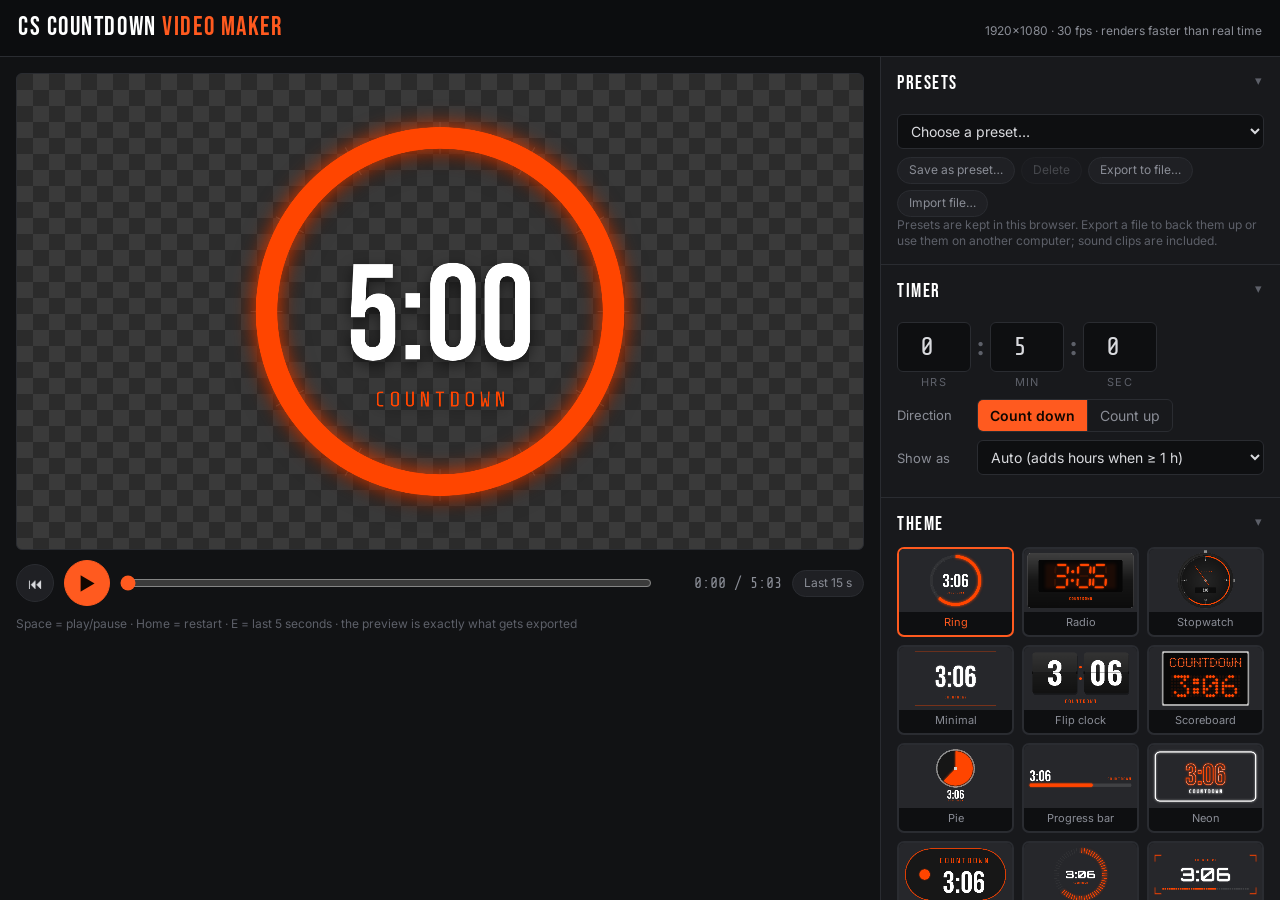
<file: index.html>
<!DOCTYPE html>
<html lang="en">
<head>
<meta charset="UTF-8">
<meta name="viewport" content="width=device-width, initial-scale=1">
<title>CS Countdown Video Maker</title>
<link rel="icon" href="data:,">
<link rel="preconnect" href="https://fonts.googleapis.com">
<link rel="preconnect" href="https://fonts.gstatic.com" crossorigin>
<link href="https://fonts.googleapis.com/css2?family=Bebas+Neue&family=Inter:wght@400;500;600&family=Orbitron:wght@700;900&family=Oswald:wght@600&family=Share+Tech+Mono&display=swap" rel="stylesheet">
<link rel="stylesheet" href="css/app.css">
</head>
<body>

<header class="top">
  <div class="brand">CS Countdown <span>Video Maker</span></div>
  <div class="top-note">1920×1080 · 30 fps · renders faster than real time</div>
</header>

<main class="app">
  <section class="stage">
    <div class="screen" id="screen"><canvas id="preview" width="1920" height="1080"></canvas></div>
    <div class="transport">
      <button class="icon-btn" id="btnRestart" title="Back to start (Home)">⏮</button>
      <button class="icon-btn play" id="btnPlay" title="Play / pause (Space)">▶</button>
      <input type="range" id="scrub" min="0" max="1000" value="0" step="1" aria-label="Preview position">
      <span class="clock" id="clock">0:00 / 0:00</span>
      <button class="chip" id="btnLast">Last 15 s</button>
    </div>
    <div class="hint">Space = play/pause · Home = restart · E = last 5 seconds · the preview is exactly what gets exported</div>
  </section>

  <aside class="side">

    <details class="sec" open>
      <summary>Presets</summary>
      <div class="row"><select id="presetSel" aria-label="Presets"></select></div>
      <div class="chips">
        <button id="btnPresetSave">Save as preset…</button>
        <button id="btnPresetDelete">Delete</button>
        <button id="btnPresetExport">Export to file…</button>
        <button id="btnPresetExportAll" hidden>Export all presets</button>
        <label class="filebtn chip">Import file…<input type="file" id="presetImport" accept=".json,application/json"></label>
      </div>
      <div class="note" id="presetStatus">Presets are kept in this browser. Export a file to back them up or use them on another computer; sound clips are included.</div>
    </details>

    <details class="sec" open>
      <summary>Timer</summary>
      <div class="row">
        <div class="timeset">
          <label><input type="number" id="hours" min="0" max="99" data-k="hours"><span>hrs</span></label>
          <b>:</b>
          <label><input type="number" id="minutes" min="0" max="59" data-k="minutes"><span>min</span></label>
          <b>:</b>
          <label><input type="number" id="seconds" min="0" max="59" data-k="seconds"><span>sec</span></label>
        </div>
      </div>
      <div class="row">
        <span class="lbl">Direction</span>
        <div class="seg" data-k="direction">
          <button data-v="down">Count down</button><button data-v="up">Count up</button>
        </div>
      </div>
      <div class="row">
        <span class="lbl">Show as</span>
        <select data-k="format">
          <option value="auto">Auto (adds hours when ≥ 1 h)</option>
          <option value="m:ss">M:SS — 5:00</option>
          <option value="mm:ss">MM:SS — 05:00</option>
          <option value="h:mm:ss">H:MM:SS — 0:05:00</option>
          <option value="hh:mm:ss">HH:MM:SS — 00:05:00</option>
          <option value="ss">Seconds only — 300</option>
        </select>
      </div>
    </details>

    <details class="sec" open>
      <summary>Theme</summary>
      <div class="themes" id="themes"></div>
    </details>

    <details class="sec" open>
      <summary>Text</summary>
      <div class="row col">
        <span class="lbl">Label <em>(leave empty for the time only)</em></span>
        <input type="text" data-k="label" maxlength="40" placeholder="Time only">
        <div class="chips" data-for="label">
          <button data-v="">Time only</button><button data-v="COUNTDOWN">Countdown</button>
          <button data-v="STARTING SOON">Starting soon</button><button data-v="BREAK">Break</button>
          <button data-v="BACK IN">Back in</button><button data-v="TIME LEFT">Time left</button>
        </div>
      </div>
      <div class="row">
        <span class="lbl">Hold at the end</span>
        <input type="number" class="num" data-k="endHold" min="0" max="600" step="1"><span class="unit">sec</span>
      </div>
      <div class="row col">
        <span class="lbl">End message <em>(shown during the hold — empty keeps 0:00)</em></span>
        <input type="text" data-k="endMessage" maxlength="40" placeholder="Keep showing the time">
        <div class="chips" data-for="endMessage">
          <button data-v="">Keep time</button><button data-v="TIME'S UP">Time's up</button>
          <button data-v="GO!">Go!</button><button data-v="LIVE NOW">Live now</button><button data-v="WELCOME BACK">Welcome back</button>
        </div>
      </div>
      <label class="check"><input type="checkbox" data-k="endFlash"> Flash during the hold</label>
    </details>

    <details class="sec" open>
      <summary>Position &amp; size</summary>
      <div class="row">
        <div class="posgrid" id="posgrid">
          <button data-v="top-left" title="Top left"></button><button data-v="top-center" title="Top centre"></button><button data-v="top-right" title="Top right"></button>
          <button data-v="left" title="Left"></button><button data-v="center" title="Centre"></button><button data-v="right" title="Right"></button>
          <button data-v="bottom-left" title="Bottom left"></button><button data-v="bottom-center" title="Bottom centre"></button><button data-v="bottom-right" title="Bottom right"></button>
        </div>
        <div class="sliders">
          <label>Size <output data-out="size"></output><input type="range" data-k="size" min="5" max="100" step="1"></label>
          <label>Edge margin <output data-out="margin"></output><input type="range" data-k="margin" min="0" max="240" step="2"></label>
        </div>
      </div>
    </details>

    <details class="sec" open>
      <summary>Background &amp; colours</summary>
      <div class="row">
        <div class="swatches" data-k="bg">
          <button data-v="transparent" class="sw-alpha" title="Transparent"></button>
          <button data-v="black" style="background:#000" title="Black"></button>
          <button data-v="puregreen" style="background:#00ff00" title="Pure green #00FF00 (VEGAS “Pure Green Screen” preset)"></button>
          <button data-v="green" style="background:#00b542" title="Chroma green #00B542"></button>
          <button data-v="pureblue" style="background:#0000ff" title="Pure blue #0000FF (VEGAS “Pure Blue Screen” preset)"></button>
          <button data-v="blue" style="background:#0047bb" title="Chroma blue #0047BB"></button>
          <button data-v="white" style="background:#fff" title="White"></button>
          <button data-v="custom" class="sw-custom" title="Custom colour"><input type="color" data-k="bgCustom"></button>
        </div>
        <span class="bgname" id="bgname"></span>
      </div>
      <div class="colors-head"><span class="lbl" id="colorsFor">Colours</span><button class="chip" id="btnResetColors">Reset colours</button></div>
      <div class="colors" id="colors"></div>
      <div class="note">Swatches marked <b>AUTO</b> follow the theme's own look until you pick a colour; × puts them back to auto.</div>
      <label class="check"><input type="checkbox" data-k="warnOn"> Warning colour for the last <input type="number" class="num sm" data-k="warnSecs" min="1" max="3600"> sec</label>
      <div class="checks">
        <label class="check"><input type="checkbox" data-k="glow"> Glow</label>
        <label class="check"><input type="checkbox" data-k="shadow"> Drop shadow</label>
        <label class="check"><input type="checkbox" data-k="smooth"> Smooth motion</label>
      </div>
    </details>

    <details class="sec" open>
      <summary>Sound</summary>
      <label class="check"><input type="checkbox" data-k="beep"> Beep for the last <input type="number" class="num sm" data-k="beepSecs" min="1" max="60"> sec</label>
      <label class="check"><input type="checkbox" data-k="zeroBeep"> Long beep at zero</label>
      <div class="check">
        <label class="check inline"><input type="checkbox" data-k="tick"> Tick</label>
        <select data-k="tickMode" class="inline-select">
          <option value="all">every second</option>
          <option value="last">for the last…</option>
        </select>
        <span id="tickLast"><input type="number" class="num sm" data-k="tickSecs" min="1" max="3600"> sec</span>
      </div>
      <div class="row">
        <span class="lbl">Tick sound</span>
        <select data-k="tickSound">
          <option value="auto">Auto — flip sound for the Flip clock</option>
          <option value="tick">Tick</option>
          <option value="flip">Flip card</option>
          <option value="click">Soft click</option>
        </select>
        <button class="chip" id="btnTestTick">Test</button>
      </div>
      <div class="note">If a beep and a tick land on the same second, you hear the beep.</div>
      <div class="row">
        <label class="slider">Tone <output data-out="beepFreq"></output><input type="range" data-k="beepFreq" min="300" max="2000" step="10"></label>
        <label class="slider">Volume <output data-out="beepVol"></output><input type="range" data-k="beepVol" min="0" max="100" step="1"></label>
        <button class="chip" id="btnTestBeep">Test</button>
      </div>
      <div class="clipbox">
        <div class="row">
          <label class="filebtn chip">Choose sound clip…<input type="file" id="clipFile" accept="audio/*"></label>
          <span class="clipname" id="clipName">No clip</span>
          <button class="chip" id="btnClearClip" hidden>Remove</button>
        </div>
        <div class="row">
          <select data-k="clipMode">
            <option value="off">Don't play the clip</option>
            <option value="start">Play at the start</option>
            <option value="endAtZero">Play so it ends exactly at zero</option>
            <option value="atZero">Play when the timer hits zero</option>
            <option value="loop">Loop until zero (background music)</option>
          </select>
          <label class="slider">Volume <output data-out="clipVol"></output><input type="range" data-k="clipVol" min="0" max="100" step="1"></label>
        </div>
        <div class="note">The clip is remembered in this browser and saved with presets.</div>
      </div>
    </details>

    <details class="sec export" open>
      <summary>Export</summary>
      <div class="formats" data-k="exportFormat">
        <button data-v="mov-png"><b>MOV · transparent</b><span>PNG codec with alpha + sound. For Camtasia, Resolve, Premiere, OBS. (Not VEGAS 23.)</span></button>
        <button data-v="mp4"><b>MP4 · H.264</b><span>Solid background, small file. Transparent becomes black.</span></button>
        <button data-v="png-seq"><b>PNG sequence</b><span>A folder of transparent frames + audio.wav. Use this for VEGAS Pro 23.</span></button>
        <button data-v="wav"><b>WAV</b><span>Just the beeps / clip as a sound file.</span></button>
      </div>
      <label class="check" id="compactRow"><input type="checkbox" data-k="compact"> Compact MOV — store repeated frames once (untick if an editor shows glitches)</label>
      <div class="xinfo" id="xinfo"></div>
      <div class="row">
        <button class="btn primary" id="btnExport">Export</button>
        <button class="btn" id="btnCancel" hidden>Cancel</button>
      </div>
      <div class="xprog" id="xprog" hidden>
        <div class="xbar"><div class="xfill" id="xfill"></div></div>
        <div class="xtxt" id="xtxt"></div>
      </div>
      <div class="xstatus" id="xstatus"></div>
    </details>

    <details class="sec howto" open>
      <summary>Using the files in your editor</summary>
      <p class="note">Put the countdown on a track <b>above</b> your footage so the transparent parts show the video underneath. Pick your editor:</p>

      <details name="howto">
        <summary>VEGAS Pro</summary>
        <ol>
          <li><b>Export as PNG sequence.</b> VEGAS Pro 23 dropped Apple's QuickTime plugin, so it can't read the transparent MOV (you only get the sound).</li>
          <li><i>File → Import → Media</i>, open the exported folder, select <b>frame_00000.png</b> and tick <b>Open still image sequence</b>. The whole countdown comes in as one clip.</li>
          <li>Drag it onto a video track above your footage. If the background shows black instead of see-through: right-click the clip → <i>Properties</i> → <i>Media</i> tab → <i>Alpha channel</i> → <b>Straight (unmatted)</b>.</li>
          <li>In the same <i>Media</i> tab, check the <b>frame rate is 30</b> so the clip stays in sync with the sound.</li>
          <li>Add <i>audio.wav</i> from the same folder to an audio track, starting at the same point as the clip.</li>
          <li><b>One file instead (green screen):</b> pick the <b>Pure green</b> background, turn off <i>Drop shadow</i> and <i>Glow</i>, and export <b>MP4</b>. In VEGAS add <i>Video FX → Chroma Keyer</i> to the clip and choose the preset <b>Pure Green Screen</b>. (Use <b>Pure blue</b> + <i>Pure Blue Screen</i> if your timer has green in it.)</li>
          <li>Older VEGAS (22 and earlier, with QuickTime enabled under <i>Preferences → Deprecated Features</i>) can use the .mov directly.</li>
        </ol>
      </details>

      <details name="howto">
        <summary>Camtasia</summary>
        <ol>
          <li><i>Import Media</i> (Ctrl+I) and choose the <b>.mov</b>. It appears in the Media Bin.</li>
          <li>Drag it onto a track above your footage. The transparency is kept automatically.</li>
          <li>Use the MOV rather than the PNG sequence. Camtasia handles MOV files with the PNG codec, which is what this exports.</li>
          <li>To move or resize the timer, drag it on the canvas. It's a normal 1920×1080 clip.</li>
        </ol>
      </details>

      <details name="howto">
        <summary>DaVinci Resolve</summary>
        <ol>
          <li>Import the <b>.mov</b> into the Media Pool (drag it in, or <i>File → Import → Media</i>).</li>
          <li>Drop it on <b>V2</b> (or higher) above your footage on V1.</li>
          <li>If the background isn't see-through: right-click the clip in the Media Pool → <i>Clip Attributes</i> → <i>Video</i> → <i>Alpha Mode</i> → <b>Straight</b>.</li>
          <li><b>PNG sequence:</b> import the folder. Resolve shows the numbered frames as one clip. Add <i>audio.wav</i> on an audio track.</li>
        </ol>
      </details>

      <details name="howto">
        <summary>Adobe Premiere Pro</summary>
        <ol>
          <li><i>File → Import</i> the <b>.mov</b> and place it on V2 above your footage.</li>
          <li>Transparency is usually picked up automatically. If not: right-click the clip in the Project panel → <i>Modify → Interpret Footage</i> → make sure <i>Ignore Alpha Channel</i> is off.</li>
          <li><b>PNG sequence:</b> <i>File → Import</i>, select the first frame and tick <b>Image Sequence</b>.</li>
        </ol>
      </details>

      <details name="howto">
        <summary>OBS Studio (live streams)</summary>
        <ol>
          <li>In your scene, add a <b>Media Source</b> and choose the <b>.mov</b>. It plays with transparency over your other sources.</li>
          <li>Tick <i>Restart playback when source becomes active</i> so it starts from the top each time you show it.</li>
          <li>Drag the source to position or resize it.</li>
        </ol>
      </details>

      <details name="howto">
        <summary>Other editors</summary>
        <ol>
          <li>Try the <b>.mov</b> first. Most editors read QuickTime with the PNG codec and keep the transparency.</li>
          <li>If yours doesn't, use the <b>PNG sequence</b> (almost every editor can import numbered image sequences) plus <i>audio.wav</i>.</li>
          <li>If you don't need transparency, the <b>MP4</b> works everywhere. Or export on green and use the editor's chroma key.</li>
        </ol>
      </details>
    </details>

  </aside>
</main>

<script src="js/core.js"></script>
<script src="js/draw.js"></script>
<script src="js/renderer.js"></script>
<script src="js/themes/classic.js"></script>
<script src="js/themes/more.js"></script>
<script src="js/audio.js"></script>
<script src="js/mux.js"></script>
<script src="js/export.js"></script>
<script src="js/app.js"></script>
<script src="js/presets.js"></script>
</body>
</html>
</file>
<file: css/app.css>
:root {
  --bg: #111214;
  --panel: #18191c;
  --panel2: #1f2024;
  --line: #2a2c31;
  --text: #d9dade;
  --muted: #8a8d96;
  --faint: #5d6069;
  --accent: #ff5a1f;
  --accent-ink: #120700;
  --blue: #3d8bfd;
  --radius: 8px;
  --side: 400px;
}
* { margin: 0; padding: 0; box-sizing: border-box; }
html, body { height: 100%; }
body {
  background: var(--bg); color: var(--text);
  font: 14px/1.4 Inter, system-ui, -apple-system, 'Segoe UI', sans-serif;
  display: flex; flex-direction: column;
}
button, input, select { font: inherit; color: inherit; }
button { cursor: pointer; }

/* ── HEADER */
.top {
  display: flex; align-items: baseline; justify-content: space-between; gap: 16px;
  padding: 10px 18px; border-bottom: 1px solid var(--line); background: #0c0d0f;
}
.brand { font-family: 'Bebas Neue', sans-serif; font-size: 26px; letter-spacing: .06em; color: #fff; }
.brand span { color: var(--accent); }
.top-note { font-size: 12px; color: var(--muted); }

/* ── LAYOUT */
.app { flex: 1; display: grid; grid-template-columns: 1fr var(--side); min-height: 0; }
.stage { display: flex; flex-direction: column; gap: 10px; padding: 16px; min-width: 0; }
.side { border-left: 1px solid var(--line); background: var(--panel); overflow-y: auto; max-height: calc(100vh - 49px); }
@media (max-width: 1000px) {
  .app { grid-template-columns: 1fr; }
  .side { border-left: 0; border-top: 1px solid var(--line); max-height: none; }
}

/* ── PREVIEW */
.screen {
  width: 100%; aspect-ratio: 16 / 9; max-height: calc(100vh - 160px);
  border: 1px solid var(--line); border-radius: 6px; overflow: hidden;
  display: flex; align-items: center; justify-content: center; background: #000;
}
.screen.alpha {
  background-color: #2b2b2b;
  background-image:
    linear-gradient(45deg, #3a3a3a 25%, transparent 25%), linear-gradient(-45deg, #3a3a3a 25%, transparent 25%),
    linear-gradient(45deg, transparent 75%, #3a3a3a 75%), linear-gradient(-45deg, transparent 75%, #3a3a3a 75%);
  background-size: 32px 32px; background-position: 0 0, 0 16px, 16px -16px, -16px 0;
}
#preview { width: 100%; height: 100%; object-fit: contain; display: block; }
.transport { display: flex; align-items: center; gap: 10px; }
.transport input[type=range] { flex: 1; }
.clock { font-family: 'Share Tech Mono', monospace; font-size: 15px; color: var(--muted); min-width: 120px; text-align: right; }
.hint { font-size: 12px; color: var(--faint); }
.icon-btn {
  width: 38px; height: 38px; border-radius: 50%; border: 1px solid var(--line); background: var(--panel2);
  display: grid; place-items: center; font-size: 15px;
}
.icon-btn:hover { border-color: var(--muted); }
.icon-btn.play { width: 46px; height: 46px; background: var(--accent); color: var(--accent-ink); border-color: var(--accent); font-size: 18px; }

/* ── SIDEBAR SECTIONS */
.sec { border-bottom: 1px solid var(--line); padding: 4px 16px 14px; }
.sec > summary {
  list-style: none; cursor: pointer; padding: 10px 0 8px;
  font-family: 'Bebas Neue', sans-serif; font-size: 19px; letter-spacing: .08em; color: #fff;
}
.sec > summary::-webkit-details-marker { display: none; }
.sec > summary::after { content: '▾'; float: right; color: var(--faint); font-family: Inter, sans-serif; font-size: 13px; }
.sec:not([open]) > summary::after { content: '▸'; }
.row { display: flex; align-items: center; gap: 10px; margin: 8px 0; flex-wrap: wrap; }
.row.col { flex-direction: column; align-items: stretch; gap: 6px; }
.lbl { color: var(--muted); font-size: 13px; min-width: 70px; }
.lbl em { font-style: normal; color: var(--faint); font-size: 12px; }
.unit { color: var(--muted); font-size: 13px; }
.note { font-size: 12px; color: var(--faint); }

input[type=text], input[type=number], select {
  background: #0e0f11; border: 1px solid var(--line); border-radius: 6px; padding: 7px 9px; outline: none;
}
input[type=text]:focus, input[type=number]:focus, select:focus { border-color: var(--accent); }
select { flex: 1; min-width: 0; }
.num { width: 70px; }
.num.sm { width: 58px; padding: 3px 6px; margin: 0 4px; }

.timeset { display: flex; align-items: flex-start; gap: 6px; }
.timeset label { display: flex; flex-direction: column; align-items: center; gap: 3px; }
.timeset input { width: 74px; font-family: 'Share Tech Mono', monospace; font-size: 26px; text-align: center; padding: 6px 4px; }
.timeset span { font-size: 11px; color: var(--faint); text-transform: uppercase; letter-spacing: .1em; }
.timeset b { font-size: 26px; color: var(--faint); padding-top: 6px; }

.seg { display: inline-flex; border: 1px solid var(--line); border-radius: 6px; overflow: hidden; }
.seg button { background: transparent; border: 0; padding: 6px 12px; color: var(--muted); }
.seg button + button { border-left: 1px solid var(--line); }
.seg button.on { background: var(--accent); color: var(--accent-ink); font-weight: 600; }

.chips { display: flex; flex-wrap: wrap; gap: 6px; }
.chip, .chips button {
  background: var(--panel2); border: 1px solid var(--line); border-radius: 999px; padding: 4px 11px;
  font-size: 12px; color: var(--muted); white-space: nowrap;
}
.chip:hover, .chips button:hover { border-color: var(--muted); color: var(--text); }
.chips button.on { border-color: var(--accent); color: var(--accent); }
.chips button:disabled { opacity: .4; pointer-events: none; }
.note.ok { color: #5fd38d; }
.note.err { color: #ff6b6b; }

.check { display: flex; align-items: center; gap: 7px; margin: 7px 0; color: var(--text); font-size: 13px; cursor: pointer; }
.check input[type=checkbox] { accent-color: var(--accent); width: 15px; height: 15px; }
.checks { display: flex; gap: 16px; flex-wrap: wrap; }

/* ── THEMES */
.themes { display: grid; grid-template-columns: repeat(3, 1fr); gap: 8px; }
.themes button {
  background: #0e0f11; border: 2px solid var(--line); border-radius: 7px; padding: 0 0 4px; overflow: hidden;
  display: flex; flex-direction: column; gap: 3px; align-items: stretch;
}
.themes button:hover { border-color: var(--muted); }
.themes button.on { border-color: var(--accent); }
.themes canvas { width: 100%; aspect-ratio: 16/9; display: block; }
.themes span { font-size: 11px; color: var(--muted); text-align: center; }
.themes button.on span { color: var(--accent); }

/* ── POSITION */
.posgrid { display: grid; grid-template-columns: repeat(3, 26px); grid-template-rows: repeat(3, 16px); gap: 4px; padding: 6px; background: #0e0f11; border: 1px solid var(--line); border-radius: 6px; }
.posgrid button { border: 1px solid var(--line); background: var(--panel2); border-radius: 3px; }
.posgrid button:hover { border-color: var(--muted); }
.posgrid button.on { background: var(--accent); border-color: var(--accent); }
.sliders { flex: 1; display: flex; flex-direction: column; gap: 6px; min-width: 180px; }
.sliders label, .slider { display: flex; flex-direction: column; font-size: 12px; color: var(--muted); }
.slider { flex: 1; min-width: 120px; }
output { color: var(--text); margin-left: 4px; }
input[type=range] { accent-color: var(--accent); width: 100%; }

/* ── BACKGROUND / COLOURS */
.swatches { display: flex; gap: 8px; }
.swatches button {
  width: 30px; height: 30px; border-radius: 50%; border: 2px solid var(--line); position: relative; overflow: hidden;
}
.swatches button.on { border-color: var(--accent); box-shadow: 0 0 0 2px var(--accent); }
.sw-alpha {
  background-color: #ddd;
  background-image: linear-gradient(45deg, #999 25%, transparent 25%), linear-gradient(-45deg, #999 25%, transparent 25%),
    linear-gradient(45deg, transparent 75%, #999 75%), linear-gradient(-45deg, transparent 75%, #999 75%);
  background-size: 10px 10px; background-position: 0 0, 0 5px, 5px -5px, -5px 0;
}
.sw-custom { background: conic-gradient(red, yellow, lime, cyan, blue, magenta, red); }
.sw-custom input { position: absolute; inset: 0; opacity: 0; cursor: pointer; }
.bgname { font-size: 12px; color: var(--muted); }
.colors-head { display: flex; align-items: center; justify-content: space-between; margin-top: 12px; }
.colors { display: grid; grid-template-columns: repeat(auto-fill, minmax(78px, 1fr)); gap: 10px 8px; margin: 8px 0 4px; }
.colors label { display: flex; flex-direction: column; align-items: center; gap: 3px; font-size: 11px; color: var(--muted); cursor: pointer; text-align: center; line-height: 1.2; }
.cswatch { position: relative; }
.cswatch .auto {
  position: absolute; left: 50%; top: 50%; transform: translate(-50%, -50%); pointer-events: none;
  font-size: 9px; font-weight: 600; letter-spacing: .06em; color: #fff; background: rgba(0,0,0,.65); padding: 1px 4px; border-radius: 3px;
}
.cswatch .clr {
  position: absolute; right: -7px; top: -7px; width: 17px; height: 17px; border-radius: 50%;
  border: 1px solid var(--line); background: var(--panel2); color: var(--muted); font-size: 11px; line-height: 14px; padding: 0;
}
.cswatch .clr:hover { color: #fff; border-color: var(--muted); }
.check.inline { margin: 0; }
.inline-select { flex: 0 0 auto; padding: 3px 6px; }
.colors input[type=color] {
  -webkit-appearance: none; appearance: none; width: 38px; height: 30px; border: 1px solid var(--line); border-radius: 6px;
  padding: 2px; background: #0e0f11; cursor: pointer;
}
.colors input[type=color]::-webkit-color-swatch-wrapper { padding: 0; }
.colors input[type=color]::-webkit-color-swatch { border: 0; border-radius: 4px; }

/* ── SOUND */
.clipbox { margin-top: 10px; padding: 10px; border: 1px dashed var(--line); border-radius: 7px; }
.filebtn { position: relative; overflow: hidden; cursor: pointer; }
.filebtn input { position: absolute; inset: 0; opacity: 0; cursor: pointer; }
.clipname { font-size: 12px; color: var(--muted); flex: 1; min-width: 0; overflow: hidden; text-overflow: ellipsis; white-space: nowrap; }

/* ── EXPORT */
.formats { display: grid; grid-template-columns: 1fr 1fr; gap: 8px; }
.formats button {
  text-align: left; background: #0e0f11; border: 2px solid var(--line); border-radius: 7px; padding: 8px 10px;
  display: flex; flex-direction: column; gap: 2px;
}
.formats button b { font-size: 13px; color: var(--text); }
.formats button span { font-size: 11px; color: var(--faint); line-height: 1.35; }
.formats button:hover { border-color: var(--muted); }
.formats button.on { border-color: var(--accent); }
.formats button.on b { color: var(--accent); }
.xinfo { font-size: 12px; color: var(--muted); margin-top: 10px; }
.xinfo .warn { color: #ffb020; }
.btn {
  font-family: 'Bebas Neue', sans-serif; font-size: 19px; letter-spacing: .08em;
  padding: 8px 26px; border: 2px solid var(--accent); background: transparent; color: var(--text); border-radius: 6px;
}
.btn.primary { background: var(--accent); color: var(--accent-ink); }
.btn:hover { filter: brightness(1.1); }
.btn:disabled { opacity: .35; pointer-events: none; }
.xprog { margin-top: 6px; }
.xbar { height: 6px; background: #0e0f11; border-radius: 3px; overflow: hidden; }
.xfill { height: 100%; width: 0; background: var(--blue); transition: width .2s linear; }
.xtxt { font-size: 12px; color: var(--muted); margin-top: 4px; font-family: 'Share Tech Mono', monospace; }
.xstatus { font-size: 13px; margin-top: 6px; min-height: 18px; }
.xstatus.ok { color: #5fd38d; }
.xstatus.err { color: #ff6b6b; }
/* ── HOW-TO (one editor open at a time via <details name="howto">) */
.howto > .note { margin-bottom: 8px; }
.howto details { border: 1px solid var(--line); border-radius: 7px; margin: 6px 0; background: #0e0f11; }
.howto details > summary {
  list-style: none; cursor: pointer; padding: 8px 12px; font-weight: 600; font-size: 13px; color: var(--text);
}
.howto details > summary::-webkit-details-marker { display: none; }
.howto details > summary::after { content: '+'; float: right; color: var(--faint); }
.howto details[open] > summary { color: var(--accent); }
.howto details[open] > summary::after { content: '–'; }
.howto ol { margin: 0 12px 10px 30px; display: flex; flex-direction: column; gap: 6px; font-size: 12.5px; color: var(--muted); }
.howto ol b { color: var(--text); }
</file>
